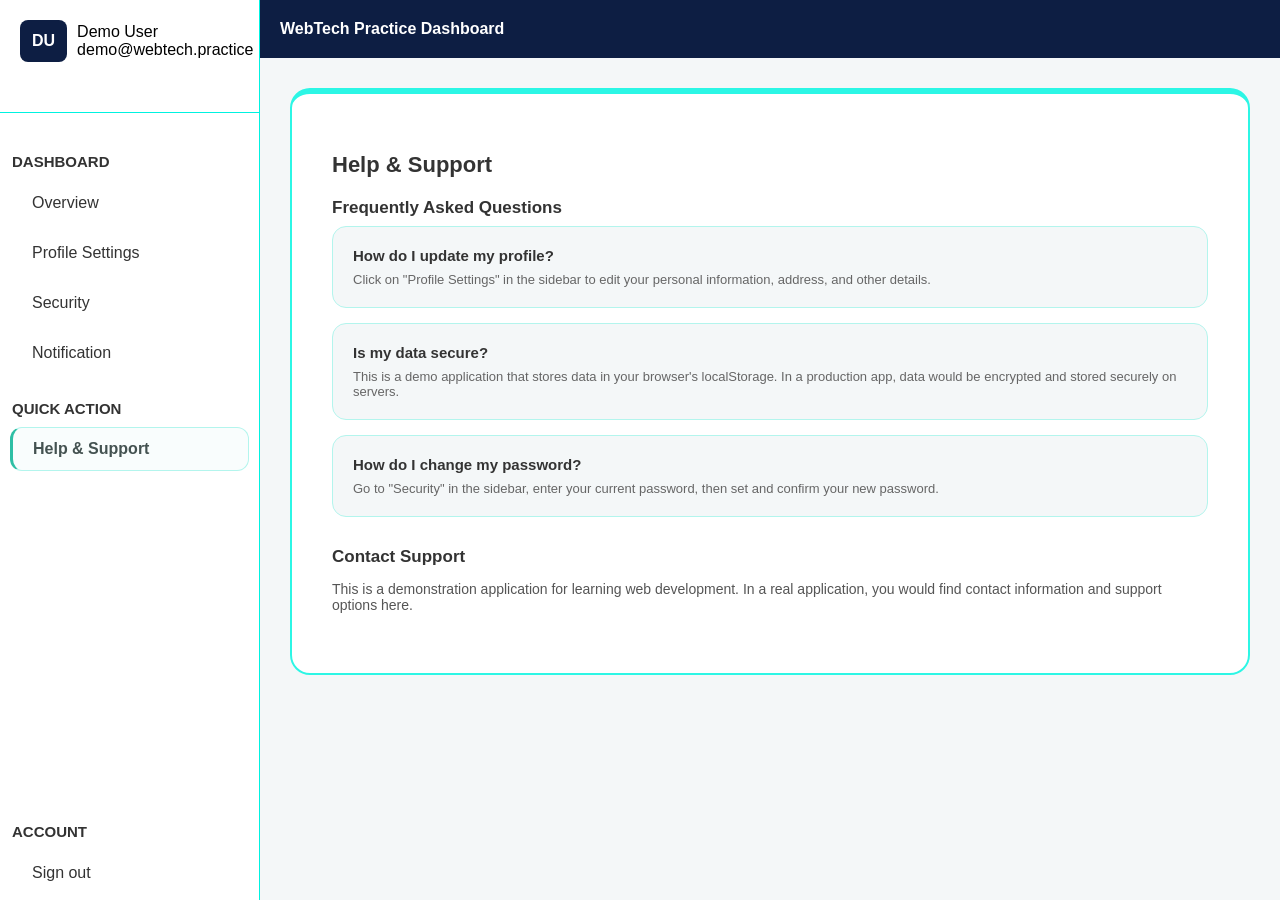
<file: Help&Support/index.html>
<!DOCTYPE html>
<html lang="en">

<head>
    <meta charset="UTF-8">
    <title>Help & Support</title>
    <link rel="stylesheet" href="style.css">
</head>

<body>
    <div class="dashboard-container">
        <aside class="sidebar">
            <div class="user-box">
                <div class="avatar">DU</div>
                <div class="user-info">
                    <div class="name">Demo User</div>
                    <div class="email">demo@webtech.practice</div>
                </div>
            </div>
            <div class="divider"></div>
            <nav>
                <p class="nav-title">DASHBOARD</p>
                <ul>
                    <li class="nav-item"><a href="../Overview/index.html">Overview</a></li>
                    <li class="nav-item"><a href="../ProfileSetting/index.html">Profile Settings</a></li>
                    <li class="nav-item"><a href="../Security/index.html">Security</a></li>
                    <li class="nav-item"><a href="../Notification/index.html">Notification</a></li>
                </ul>
                <p class="nav-title">QUICK ACTION</p>
                <ul>
                    <li class="nav-item active"><a href="../Help&Support/index.html">Help & Support</a></li>
                </ul>
            </nav>
            <div class="sidebar-down">
                <p class="nav-title">ACCOUNT</p>
                <ul>
                    <li class="nav-item"><a href="../SignUpPage/index.html">Sign out</a></li>
                </ul>
            </div>
        </aside>

        <main class="main-content">
            <header class="web">
                <a href="../LandingPage/index.html" style="text-decoration:none; color:white; font-size:medium;">
                    WebTech Practice Dashboard
                </a>
            </header>

            <div class="form-card">
                <h2>Help & Support</h2>

                <div class="section-header">
                    <h3>Frequently Asked Questions</h3>
                </div>

                <div class="faq-list">
                    <div class="faq-box">
                        <h4>How do I update my profile?</h4>
                        <p>Click on "Profile Settings" in the sidebar to edit your personal information, address, and
                            other details.</p>
                    </div>
                    <div class="faq-box">
                        <h4>Is my data secure?</h4>
                        <p>This is a demo application that stores data in your browser's localStorage. In a production
                            app, data would be encrypted and stored securely on servers.</p>
                    </div>
                    <div class="faq-box">
                        <h4>How do I change my password?</h4>
                        <p>Go to "Security" in the sidebar, enter your current password, then set and confirm your new
                            password.</p>
                    </div>
                </div>

                <div class="section-header contact-header">
                    <h3>Contact Support</h3>
                </div>
                <p class="contact-text">This is a demonstration application for learning web development. In a real
                    application, you would find contact information and support options here.</p>
            </div>
        </main>
    </div>
</body>
</html>
</file>
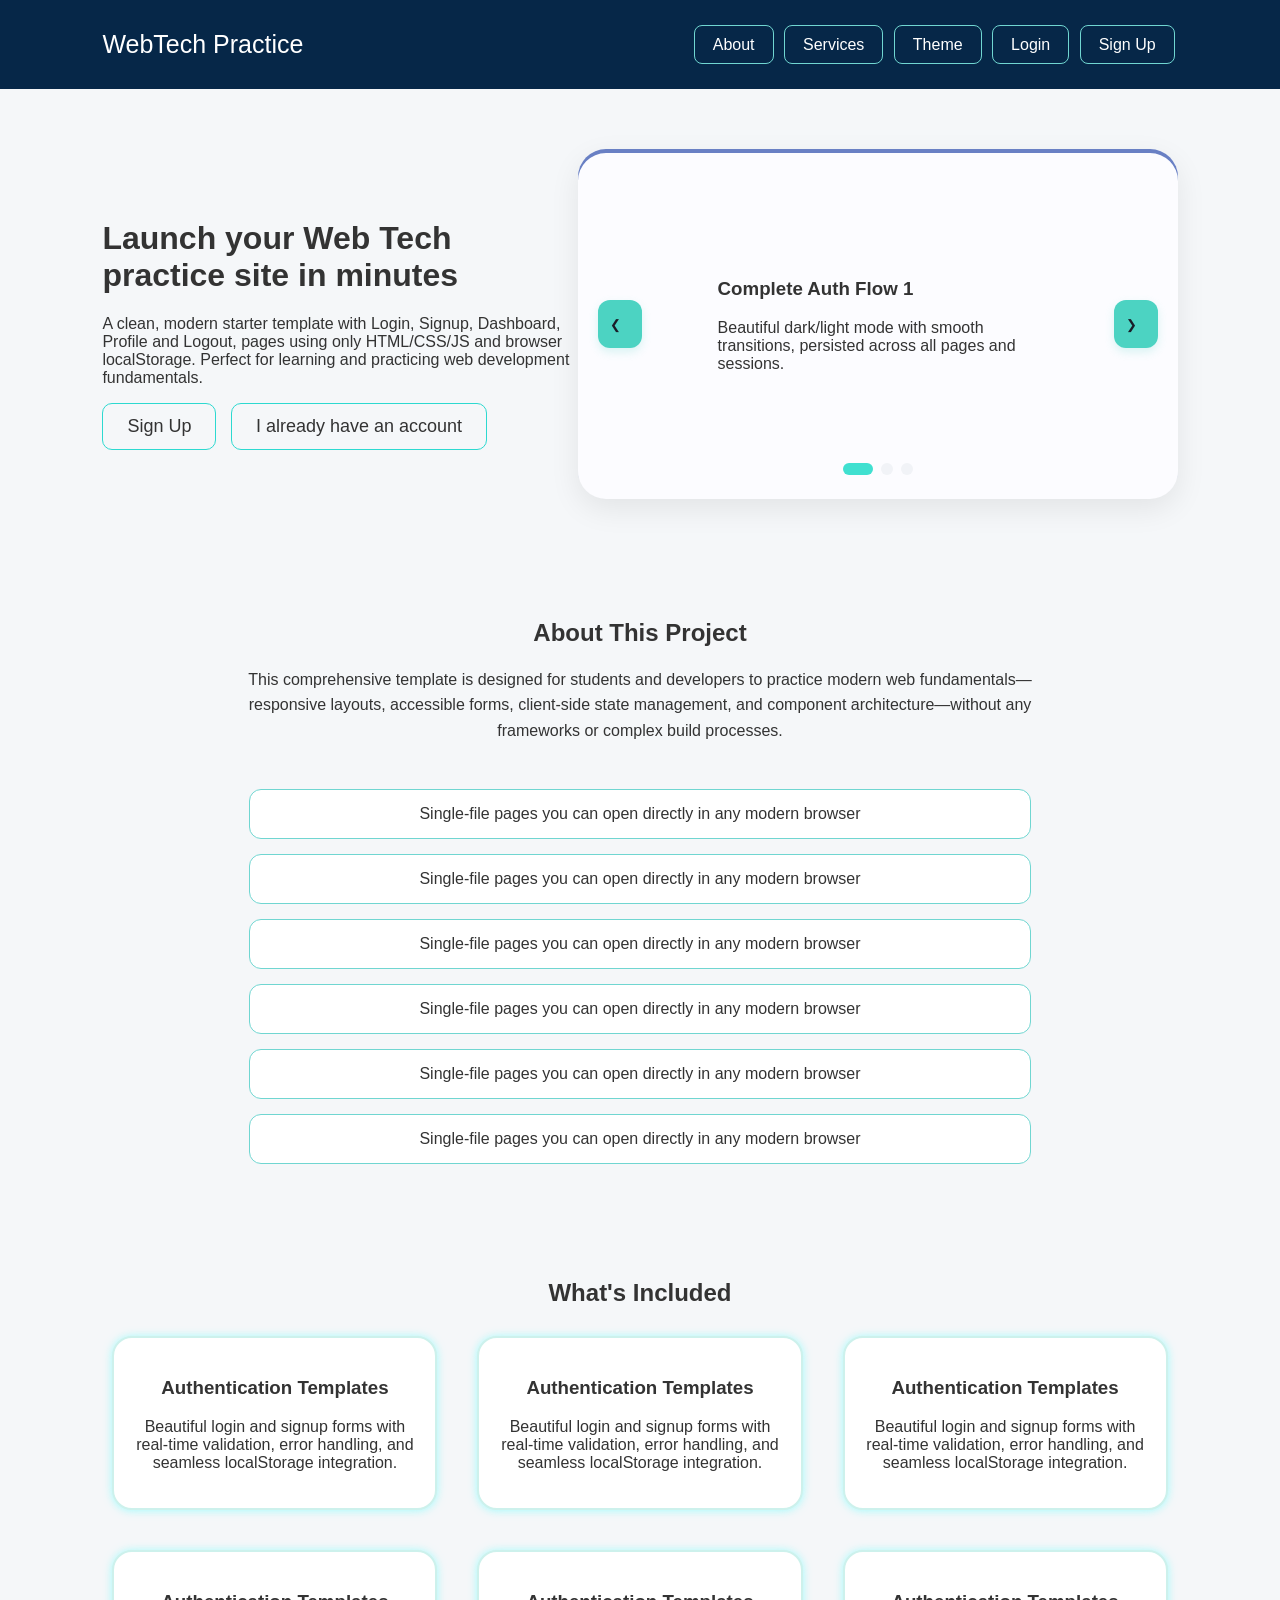
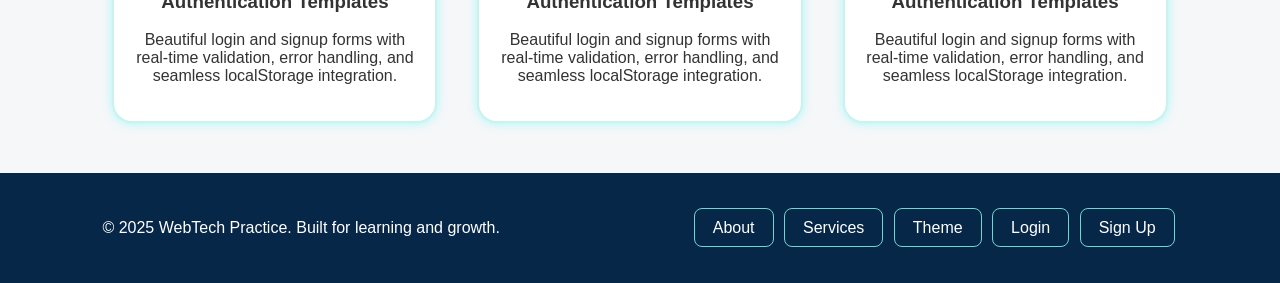
<file: LandingPage/index.html>
<!DOCTYPE html>
<html lang="en">

<head>
    <meta charset="UTF-8">
    <link rel="stylesheet" href="style.css">
</head>

<body>

    <nav class="navbar">
        <div class="logo">WebTech Practice</div>
        <div class="nav-links">
            <a class="btn" href="#about">About</a>
            <a class="btn" href="#">Services</a>
            <a class="btn" href="#">Theme</a>
            <a class="btn" href="../LoginPage/index.html" class="login">Login</a>
            <a class="btn" href="../SignUpPage/index.html" class="signup">Sign Up</a>
        </div>
    </nav>

    <header class="hero">
        <div class="hero-text">
            <h1>Launch your Web Tech practice site in minutes</h1>
            <p>A clean, modern starter template with Login, Signup, Dashboard, Profile and Logout, pages using only
                HTML/CSS/JS and browser localStorage. Perfect for learning and practicing web development fundamentals.
            </p>
            <div class="btns">
                <button class="signup">Sign Up</button>
                <button class="ghost">I already have an account</button>
            </div>
        </div>

        <div class="slider-container" id="slider">
            <div class="slider-content">
                <h3>Complete Auth Flow</h3>
                <p>Beautiful dark/light mode with smooth transitions, persisted across all pages and sessions.</p>
            </div>

            
            <button class="slider-nav prev-btn nav-btn" onclick="prev()">
                <svg width="20" height="20"><text x="0" y="15">❮</text></svg>
            </button>
            <button class="slider-nav next-btn nav-btn" onclick="next()">
                <svg width="20" height="20"><text x="0" y="15">❯</text></svg>
            </button>

            
            <div class="pagination-container">
                <span class="dot active"></span>
                <span class="dot"></span>
                <span class="dot"></span>
            </div>
        </div>
    </header>

    <section class="section" id="about">
        <h2>About This Project</h2>
        <p class="desc">This comprehensive template is designed for students and developers to practice modern web
            fundamentals—responsive layouts, accessible forms, client-side state management, and component
            architecture—without any frameworks or complex build processes.</p>
        <div class="grid">
            <div class="card">Single-file pages you can open directly in any modern browser</div>
            <div class="card">Single-file pages you can open directly in any modern browser</div>
            <div class="card">Single-file pages you can open directly in any modern browser</div>
            <div class="card">Single-file pages you can open directly in any modern browser</div>
            <div class="card">Single-file pages you can open directly in any modern browser</div>
            <div class="card">Single-file pages you can open directly in any modern browser</div>
        </div>
    </section>

    <section class="section">
        <h2>What's Included</h2>
        <div class="grid2">
            <div class="card2">
                <h3>Authentication Templates</h3>
                <p>Beautiful login and signup forms with real-time validation, error handling, and seamless localStorage
                    integration.</p>
            </div>
            <div class="card2">
                <h3>Authentication Templates</h3>
                <p>Beautiful login and signup forms with real-time validation, error handling, and seamless localStorage
                    integration.</p>
            </div>
            <div class="card2">
                <h3>Authentication Templates</h3>
                <p>Beautiful login and signup forms with real-time validation, error handling, and seamless localStorage
                    integration.</p>
            </div>
            <div class="card2">
                <h3>Authentication Templates</h3>
                <p>Beautiful login and signup forms with real-time validation, error handling, and seamless localStorage
                    integration.</p>
            </div>
            <div class="card2">
                <h3>Authentication Templates</h3>
                <p>Beautiful login and signup forms with real-time validation, error handling, and seamless localStorage
                    integration.</p>
            </div>
            <div class="card2">
                <h3>Authentication Templates</h3>
                <p>Beautiful login and signup forms with real-time validation, error handling, and seamless localStorage
                    integration.</p>
            </div>
        </div>
    </section>

    <footer class="footer">
        <p>&copy; 2025 WebTech Practice. Built for learning and growth.</p>
        <div class="nav-links">
            <a class="btn" href="#about">About</a>
            <a class="btn" href="#">Services</a>
            <a class="btn" href="#">Theme</a>
            <a class="btn" href="../LoginPage/index.html"  class="login">Login</a>
            <a class="btn" href="../SignUpPage/index.html" class="signup">Sign Up</a>
        </div>
    </footer>

    <script src="script.js"></script>
</body>

</html>
</file>
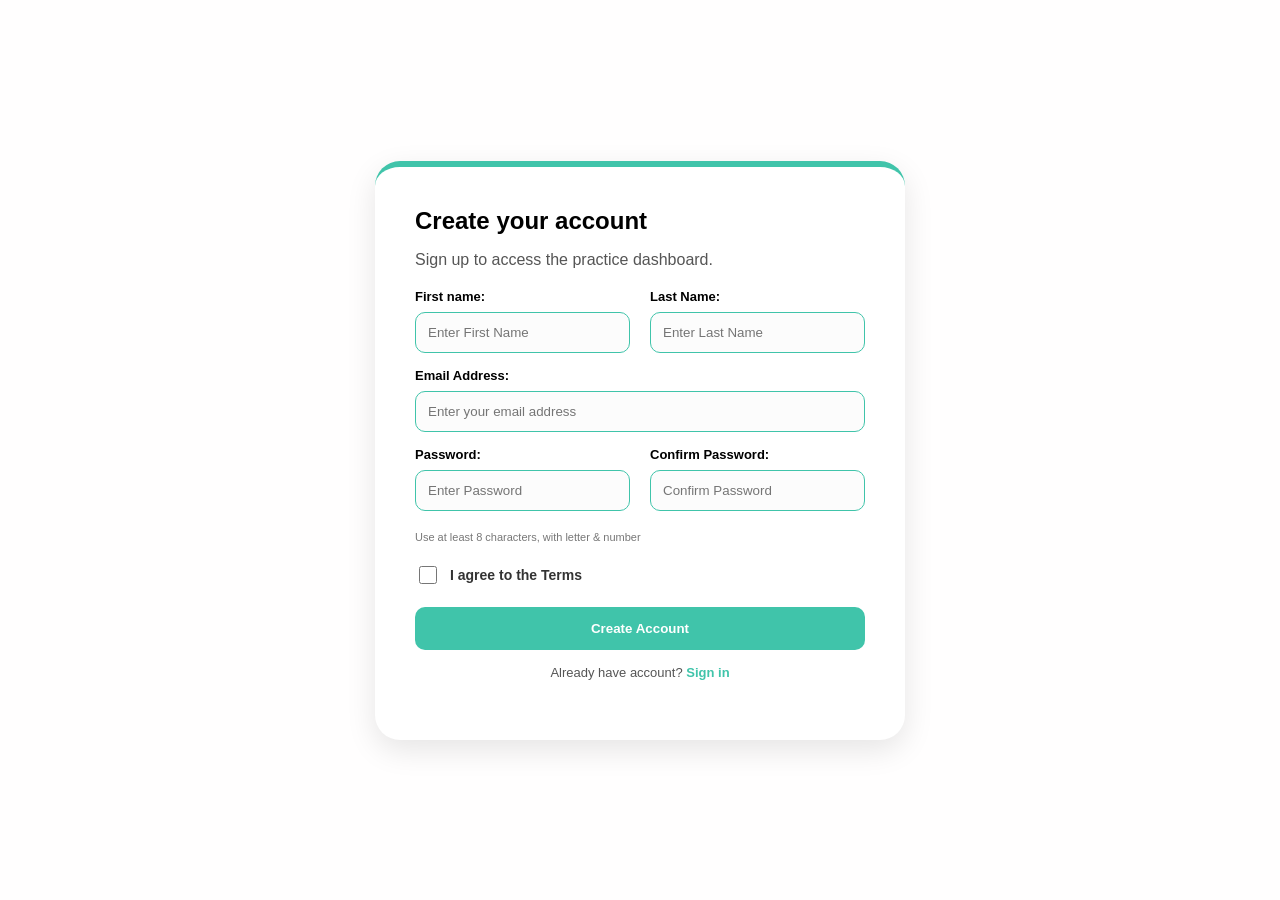
<file: LoginPage/index.html>
<!DOCTYPE html>
<html lang="en">

<head>
    <link rel="stylesheet" href="style.css">
</head>

<body>
    <div class="container">
        <form id="registrationForm">
            <h1>Create your account</h1>
            <p>Sign up to access the practice dashboard.</p>

            <div class="row">
                <div class="field">
                    <label>First name:</label>
                    <input type="text" placeholder="Enter First Name" required>
                </div>
                <div class="field">
                    <label>Last Name:</label>
                    <input type="text" placeholder="Enter Last Name" required>
                </div>
            </div>

            <div class="field">
                <label>Email Address:</label>
                <input type="email" id="email" placeholder="Enter your email address" required>
            </div>

            <div class="row">
                <div class="field">
                    <label>Password:</label>
                    <input type="password" id="password" placeholder="Enter Password" required>
                </div>
                <div class="field">
                    <label>Confirm Password:</label>
                    <input type="password" id="confirmPassword" placeholder="Confirm Password" required>
                </div>
            </div>

            <p class="hint">Use at least 8 characters, with letter & number</p>

            <label class="checkbox">
                <input type="checkbox" required> 
                <span>I agree to the Terms</span>
            </label>

            <button type="submit" id="createAccountBtn">Create Account</button>

            <p class="footer">Already have account? <a href="../SignUpPage/index.html">Sign in</a></p>
        </form>
    </div>
    <script src="script.js"></script>
</body>

</html>
</file>
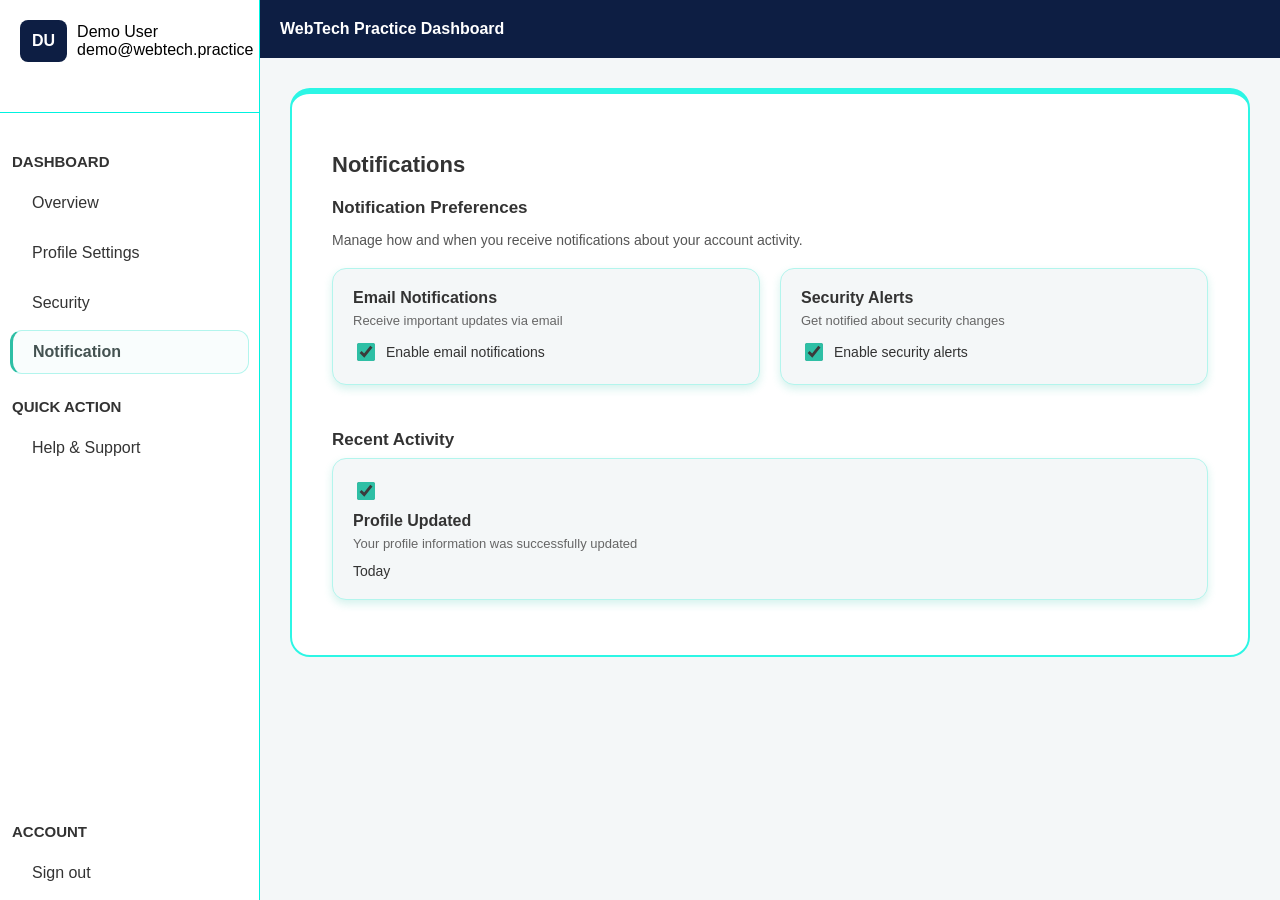
<file: Notification/index.html>
<!DOCTYPE html>
<html lang="en">

<head>
    <meta charset="UTF-8">
    <title>Notification</title>
    <link rel="stylesheet" href="style.css">
</head>

<body>
    <div class="dashboard-container">
        <aside class="sidebar">
            <div class="user-box">
                <div class="avatar">DU</div>
                <div class="user-info">
                    <div class="name">Demo User</div>
                    <div class="email">demo@webtech.practice</div>
                </div>
            </div>
            <div class="divider"></div>
            <nav>
                <p class="nav-title">DASHBOARD</p>
                <ul>
                    <li class="nav-item"><a href="../Overview/index.html">Overview</a></li>
                    <li class="nav-item"><a href="../ProfileSetting/index.html">Profile Settings</a></li>
                    <li class="nav-item"><a href="../Security/index.html">Security</a></li>
                    <li class="nav-item active"><a href="../Notification/index.html">Notification</a></li>
                </ul>
                <p class="nav-title">QUICK ACTION</p>
                <ul>
                    <li class="nav-item"><a href="../Help&Support/index.html">Help & Support</a></li>
                </ul>
            </nav>
            <div class="sidebar-down">
                <p class="nav-title">ACCOUNT</p>
                <ul>
                    <li class="nav-item"><a href="../SignUpPage/index.html">Sign out</a></li>
                </ul>
            </div>
        </aside>

        <main class="main-content">
            <header class="web">
                <a href="../LandingPage/index.html" style="text-decoration:none; color:white; font-size:medium;">
                    WebTech Practice Dashboard
                </a>
            </header>

            <div class="form-card">
                <h2>Notifications</h2>

                <div class="section-header">
                    <h3>Notification Preferences</h3>
                </div>
                <p class="section-subtitle">Manage how and when you receive notifications about your account activity.
                </p>

                <div class="pref-grid">
                    <div class="pref-box">
                        <h4>Email Notifications</h4>
                        <p>Receive important updates via email</p>
                        <label><input type="checkbox" checked> Enable email notifications</label>
                    </div>
                    <div class="pref-box">
                        <h4>Security Alerts</h4>
                        <p>Get notified about security changes</p>
                        <label><input type="checkbox" checked> Enable security alerts</label>
                    </div>
                </div>
                <div class="section-header">
                    <h3>Recent Activity</h3>
                </div>
                <div class="activity-box">
                    <input type="checkbox" checked class="activity-check">
                    <h4>Profile Updated</h4>
                    <p>Your profile information was successfully updated</p>
                    <span class="activity-time">Today</span>
                </div>
            </div>
        </main>
    </div>
</body>

</html>
</file>
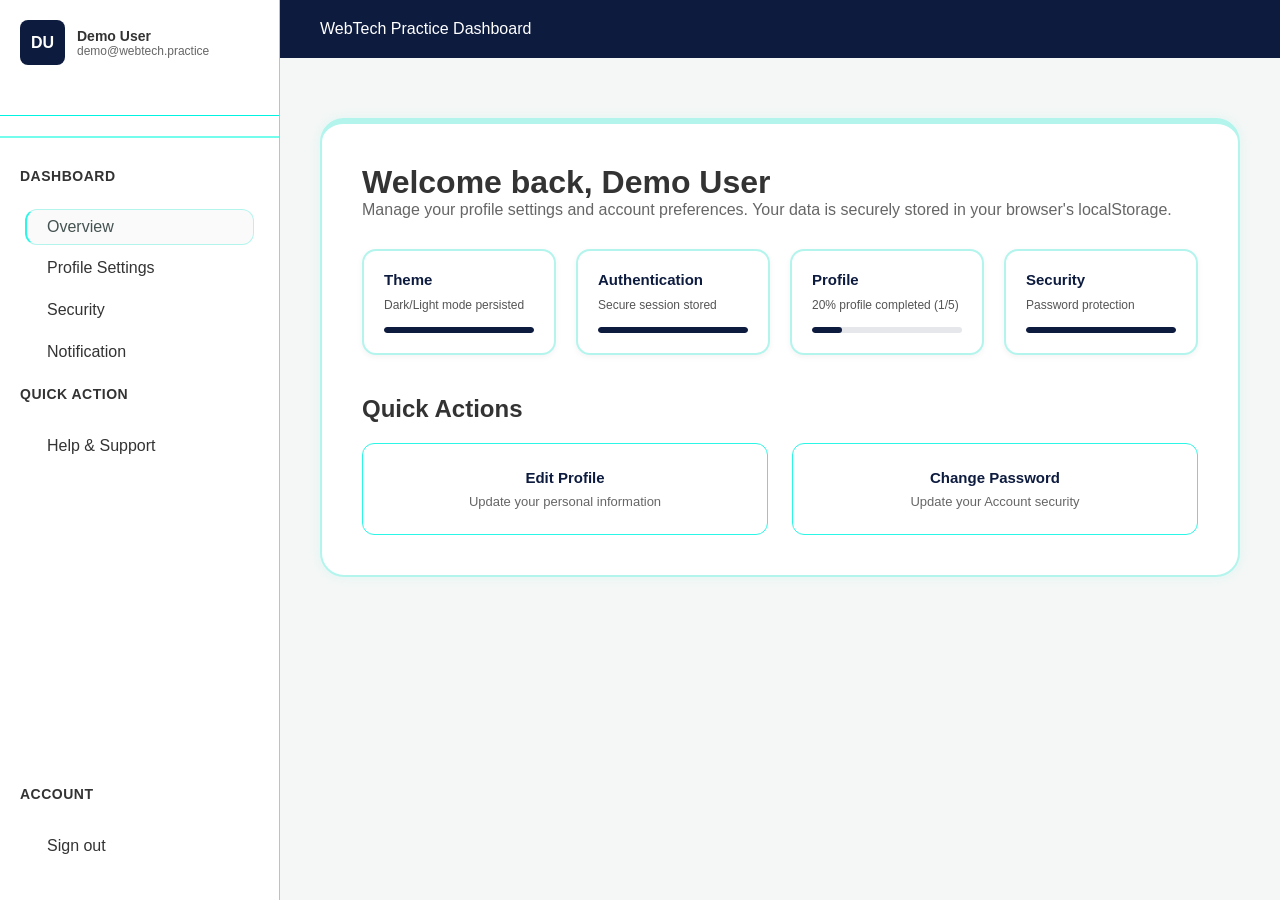
<file: Overview/index.html>
<!DOCTYPE html>
<html lang="en">

<head>
    <meta charset="UTF-8">
    <link rel="stylesheet" href="style.css">
    <title>Overview</title>
</head>

<body>
    <aside class="sidebar">
        <div class="user-info">
            <div class="avatar">DU</div>
            <div>
                <h3>Demo User</h3>
                <p>demo@webtech.practice</p>
            </div>
        </div>
        <div class="divider"></div>
        <div class="sidebar-divider"></div>
        <div class="sidebar-content">
            <nav>
                <p class="nav-title">DASHBOARD</p>
                <ul id="nav-list">
                    <li class="nav-item active" data-target="overview"><a href="#">Overview</a></li>
                    <li class="nav-item"><a href="../ProfileSetting/index.html">Profile Settings</a></li>
                    <li class="nav-item"><a href="../Security/index.html">Security</a></li>
                    <li class="nav-item" data-target="notification"><a
                            href="../Notification/index.html">Notification</a></li>
                </ul>

                <p class="nav-title">QUICK ACTION</p>
                <ul id="nav-list">
                    <li class="nav-item"><a href="../Help&Support/index.html">Help & Support</a></li>
                </ul>
            </nav>
        </div>
        <div class="sidebar-bottom">
            <p class="nav-title">ACCOUNT</p>
            <ul id="nav-list">
                <li class="nav-item" data-target="signout"><a href="#">Sign out</a></li>
            </ul>
        </div>
    </aside>

    <main>
        <header class="web">
            <a href="../LandingPage/index.html" style="text-decoration: none; color: white; font-size: medium;">WebTech
                Practice Dashboard</a>
        </header>

        <div id="content-area" class="content-padding">
            <div id="overview" class="page-section">
                <div class="main-wrapper">
                    <h1>Welcome back, Demo User</h1>
                    <p style="color: #666; margin-bottom: 30px;">
                        Manage your profile settings and account preferences.
                        Your data is securely stored in your browser's localStorage.
                    </p>

                    <div class="card-grid">
                        <div class="card">
                            <h3>Theme</h3>
                            <p style="font-size: 12px; color: #555;">Dark/Light mode persisted</p>
                            <div class="progress-bar">
                                <div class="progress-fill" style="width: 100%;"></div>
                            </div>
                        </div>
                        <div class="card">
                            <h3>Authentication</h3>
                            <p style="font-size: 12px; color: #555;">Secure session stored</p>
                            <div class="progress-bar">
                                <div class="progress-fill" style="width: 100%;"></div>
                            </div>
                        </div>
                        <div class="card">
                            <h3>Profile</h3>
                            <p style="font-size: 12px; color: #555;">20% profile completed (1/5)</p>
                            <div class="progress-bar">
                                <div class="progress-fill" style="width: 20%;"></div>
                            </div>
                        </div>
                        <div class="card">
                            <h3>Security</h3>
                            <p style="font-size: 12px; color: #555;">Password protection</p>
                            <div class="progress-bar">
                                <div class="progress-fill" style="width: 100%;"></div>
                            </div>
                        </div>
                    </div>

                    <h2 style="margin-bottom: 10px;">Quick Actions</h2>
                    <div class="action-grid">
                        <a href="../ProfileSetting/index.html" class="action-card"
                            style="text-decoration: none; color: inherit; display: block;">
                            <h3>Edit Profile</h3>
                            <p>Update your personal information</p>
                        </a>
                        <a href="../Security/index.html" class="action-card"
                            style="text-decoration: none; color: inherit; display: block;">
                            <h3>Change Password</h3>
                            <p>Update your Account security</p>
                        </a>
                    </div>
                </div>
            </div>
        </div>
    </main>
    <script src="script.js"></script>
</body>

</html>
</file>
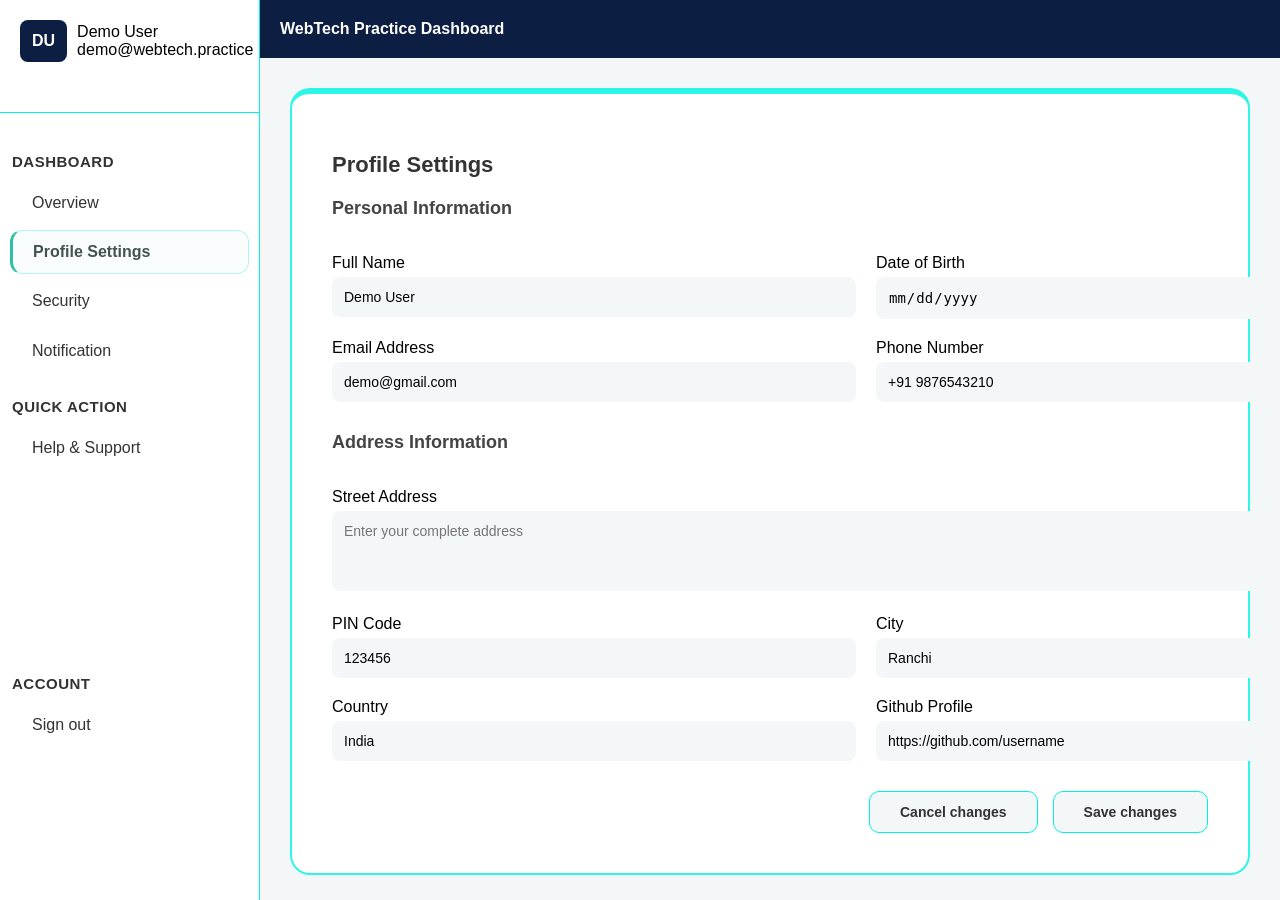
<file: ProfileSetting/index.html>
<!DOCTYPE html>
<html lang="en">

<head>
    <meta charset="UTF-8">
    <title>Profile Settings</title>
    <link rel="stylesheet" href="style.css">
</head>

<body>
    <div class="dashboard-container">
        <aside class="sidebar">
            <div class="user-box">
                <div class="avatar">DU</div>
                <div class="user-info">
                    <div class="name">Demo User</div>
                    <div class="email">demo@webtech.practice</div>
                </div>
            </div>
            <div class="divider"></div>
            <nav>
                <p class="nav-title">DASHBOARD</p>
                <ul>
                    <li class="nav-item"><a href="../Overview/index.html">Overview</a></li>
                    <li class="nav-item active"><a href="../ProfileSetting/index.html">Profile Settings</a></li>
                    <li class="nav-item"><a href="../Security/index.html">Security</a></li>
                    <li class="nav-item"><a href="../Notification/index.html">Notification</a></li>
                </ul>
                <p class="nav-title">QUICK ACTION</p>
                <ul>
                    <li class="nav-item"><a href="../Help&Support/index.html">Help & Support</a></li>
                </ul>
            </nav>
            <div class="sidebar-down">
                <p class="nav-title">ACCOUNT</p>
                <ul>
                    <li class="nav-item"><a href="../SignUpPage/index.html">Sign out</a></li>
                </ul>
            </div>
        </aside>

        <main class="main-content">
            <header class="web">
                <a href="../LandingPage/index.html" style="text-decoration:none; color:white; font-size:medium;">
                    WebTech Practice Dashboard
                </a>
            </header>

            <div class="form-card">
                <h2>Profile Settings</h2>
                <form onsubmit="saveData(); return false;">
                    <h3>Personal Information</h3>
                    <div class="form-grid">
                        <div><label>Full Name</label><input type="text" value="Demo User"></div>
                        <div><label>Date of Birth</label><input type="date"></div>
                        <div><label>Email Address</label><input type="email" value="demo@gmail.com"></div>
                        <div><label>Phone Number</label><input type="text" value="+91 9876543210"></div>
                    </div>
                    <h3>Address Information</h3>
                    <div class="form-grid">
                        <div class="span-2">
                            <label>Street Address</label>
                            <textarea class="textbox" placeholder="Enter your complete address"></textarea>
                        </div>
                        <div><label>PIN Code</label><input type="text" value="123456"></div>
                        <div><label>City</label><input type="text" value="Ranchi"></div>
                        <div><label>Country</label><input type="text" value="India"></div>
                        <div><label>Github Profile</label><input type="text" value="https://github.com/username"></div>
                    </div>
                    <div class="form-actions">
                        <button type="button" class="cancel">Cancel changes</button>
                        <button type="submit" class="save">Save changes</button>
                    </div>
                </form>
            </div>
        </main>
    </div>
    <script src="script.js"></script>
</body>

</html>
</file>
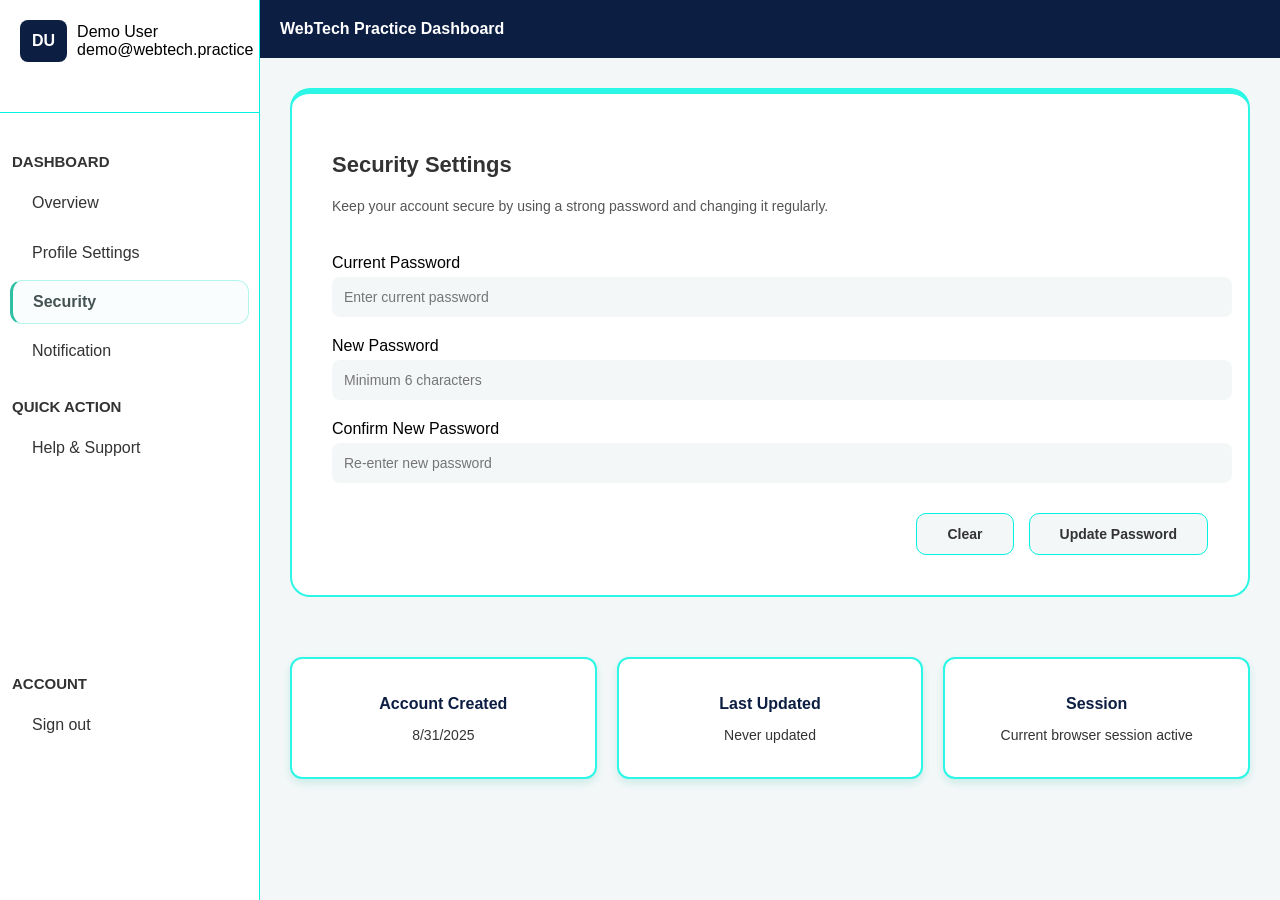
<file: Security/index.html>
<!DOCTYPE html>
<html lang="en">

<head>
    <meta charset="UTF-8">
    <title>Security</title>
    <link rel="stylesheet" href="style.css">
</head>

<body>
    <div class="dashboard-container">
        <aside class="sidebar">
            <div class="user-box">
                <div class="avatar">DU</div>
                <div class="user-info">
                    <div class="name">Demo User</div>
                    <div class="email">demo@webtech.practice</div>
                </div>
            </div>
            <div class="divider"></div>
            <nav>
                <p class="nav-title">DASHBOARD</p>
                <ul>
                    <li class="nav-item"><a href="../Overview/index.html">Overview</a></li>
                    <li class="nav-item"><a href="../ProfileSetting/index.html">Profile Settings</a></li>
                    <li class="nav-item active"><a href="../Security/index.html">Security</a></li>
                    <li class="nav-item"><a href="../Notification/index.html">Notification</a></li>
                </ul>
                <p class="nav-title">QUICK ACTION</p>
                <ul>
                    <li class="nav-item"><a href="../Help&Support/index.html">Help & Support</a></li>
                </ul>
            </nav>
            <div class="sidebar-down">
                <p class="nav-title">ACCOUNT</p>
                <ul>
                    <li class="nav-item"><a href="../SignUpPage/index.html">Sign out</a></li>
                </ul>
            </div>
        </aside>

        <main class="main-content">
            <header class="web">
                <a href="../LandingPage/index.html" style="text-decoration:none; color:white; font-size:medium;">
                    WebTech Practice Dashboard
                </a>
            </header>

            <div class="form-card">
                <h2>Security Settings</h2>
                <p>Keep your account secure by using a strong password and changing it regularly.</p>
                <form>
                    <div class="form-grid">
                        <div class="span-2">
                            <label>Current Password</label>
                            <input type="password" placeholder="Enter current password">
                        </div>
                        <div class="span-2">
                            <label>New Password</label>
                            <input type="password" placeholder="Minimum 6 characters">
                        </div>
                        <div class="span-2">
                            <label>Confirm New Password</label>
                            <input type="password" placeholder="Re-enter new password">
                        </div>
                    </div>
                    <div class="form-actions">
                        <button type="reset" class="cancel">Clear</button>
                        <button type="submit" class="save">Update Password</button>
                    </div>
                </form>
            </div>

            <div class="security-info">
                <div class="info-box">
                    <h3>Account Created</h3>
                    <p>8/31/2025</p>
                </div>
                <div class="info-box">
                    <h3>Last Updated</h3>
                    <p>Never updated</p>
                </div>
                <div class="info-box">
                    <h3>Session</h3>
                    <p>Current browser session active</p>
                </div>
            </div>
        </main>
    </div>
</body>

</html>
</file>
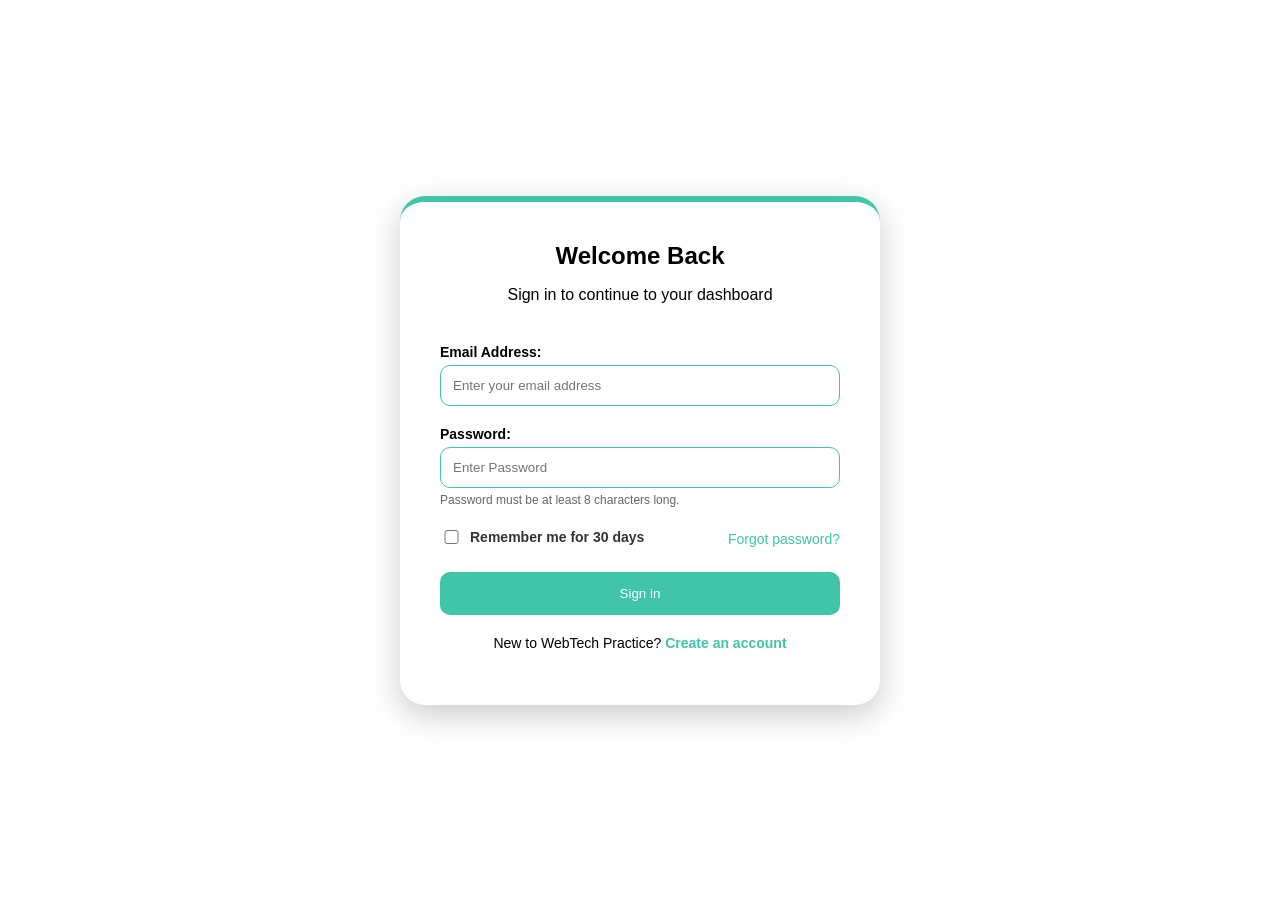
<file: SignUpPage/index.html>
<!DOCTYPE html>
<html lang="en">

<head>
    <link rel="stylesheet" href="style.css">
</head>

<body>
    <div class="container">
        <form id="loginForm">
            <div class="welcome">
                <h1>Welcome Back</h1>
                <p>Sign in to continue to your dashboard</p>
            </div>

            <div class="field">
                <label>Email Address:</label>
                <input type="email" id="email" placeholder="Enter your email address" required>
            </div>

            <div class="field">
                <label>Password:</label>
                <input type="password" id="password" placeholder="Enter Password" required>
            </div>

            <p class="hint">Password must be at least 8 characters long.</p>

            <div class="options">
                <label class="checkbox-label">
                    <input type="checkbox"> Remember me for 30 days
                </label>
                <a href="#">Forgot password?</a>
            </div>

            <button type="submit">Sign in</button>

            <p class="footer">New to WebTech Practice? <a href="../LoginPage/index.html">Create an account</a></p>
        </form>
    </div>
    <script src="script.js"></script>
</body>

</html>
</file>
<file: Help&Support/style.css>
:root {
    --primary: #2ebfa5;
    --bg: #f4f7f8;
    --text: #333;
}

body {
    font-family: 'Segoe UI', Tahoma, Geneva, Verdana, sans-serif;
    margin: 0;
    background: var(--bg);
    height: 100vh;
}

.dashboard-container {
    display: flex;
    height: 100vh;
    width: 100%;
    overflow: hidden;
}

.sidebar {
    width: 260px;
    height: 100%;
    background: #fff;
    border-right: 1.5px solid #00f2e0;
    display: flex;
    flex-direction: column;
    flex-shrink: 0;
    box-sizing: border-box;
}

.user-box {
    display: flex;
    align-items: center;
    gap: 10px;
    padding: 20px;
    margin-bottom: 20px;
}

.avatar {
    background: #0d1e43;
    color: #fff;
    padding: 12px;
    border-radius: 8px;
    font-weight: bold;
}

.divider {
    position: relative;
    left: -20px;
    width: calc(100% + 20px);
    height: 1px;
    background-color: #00f2e0;
    margin: 10px 0 20px 0;
}

.nav-title {
    padding-top: 20px;
    font-size: 15px;
    font-weight: 700;
    color: #333;
    margin: 0 0 10px 12px;
}

.sidebar ul {
    list-style: none;
    padding: 0;
    margin: 0;
}

.nav-item {
    padding: 12px 20px;
    margin: 4px 10px;
    cursor: pointer;
    border-radius: 12px;
    border: 2px solid transparent;
    color: #333;
    transition: all 0.2s ease;
}

.nav-item a {
    text-decoration: none;
    color: inherit;
    display: block;
    width: 100%;
}

.nav-item:hover {
    background-color: #f3f4f6;
}

.nav-item.active {
    background-color: #f9fdfd;
    border: 1.5px solid #b3f5ed;
    border-left: 3px solid var(--primary);
    color: #445251;
    font-weight: 600;
}

.sidebar-down {
    padding-top: 180px;
}

.main-content {
    flex: 1;
    overflow-y: auto;
    display: flex;
    flex-direction: column;
}

header.web {
    background: #0d1e43;
    color: #fff;
    padding: 20px;
    font-weight: bold;
}

.form-card {
    background: #fff;
    margin: 30px;
    padding: 40px;
    border-radius: 20px;
    border: 2px solid #2cf6e5;
    border-top: 6px solid #2cf6e5;
}

.form-card h2 {
    margin-bottom: 20px;
    font-size: 22px;
    color: #333;
}

.form-card p {
    margin-bottom: 20px;
    font-size: 14px;
    color: #555;
}

.pref-box, .activity-box {
    background: #fff;
    border: 2px solid #2cf6e5;
    border-radius: 12px;
    padding: 20px;
    margin-bottom: 15px;
    box-shadow: 0 4px 8px rgba(46, 191, 165, 0.2);
}

.pref-box label, .activity-box span {
    display: block;
    margin-top: 10px;
    font-size: 14px;
    color: #333;
    font-weight: 500;
}

.activity-time {
    font-size: 12px;
    color: #777;
    font-family: 'Segoe UI', Tahoma, Geneva, Verdana, sans-serif;
}
.section-header {
    display: flex;
    align-items: center;
    gap: 10px;
    margin-bottom: 8px;
}

.section-header h3 {
    margin: 0;
    font-size: 17px;
    color: #333;
}

.section-subtitle {
    font-size: 14px;
    color: #555;
    margin-bottom: 20px;
}

.pref-grid {
    display: grid;
    grid-template-columns: 1fr 1fr;
    gap: 20px;
    margin-bottom: 30px;
}

.faq-list {
    display: flex;
    flex-direction: column;
    gap: 15px;
    margin-bottom: 30px;
}

.faq-box {
    background: #f4f7f8;
    border: 1.5px solid #b3f5ed;
    border-radius: 14px;
    padding: 20px;
}

.faq-box h4 {
    margin: 0 0 8px 0;
    font-size: 15px;
    color: #333;
}

.faq-box p {
    margin: 0;
    font-size: 13px;
    color: #666;
}

.contact-header {
    margin-top: 10px;
}

.contact-text {
    font-size: 14px;
    color: #555;
}
.sidebar-down {
    margin-top: auto;  
    padding-top: 0;
}
</file>
<file: LandingPage/style.css>
:root {
    --navy: #062748;
    --mint: #40e0d0;
    --light: #f5f7f9;
}

body {
    margin: 0;
    font-family: sans-serif;
    background: var(--light);
    color: #333;
}

.navbar,
.footer {
    background: var(--navy);
    color: white;
    padding: 30px 8%;
    display: flex;
    justify-content: space-between;
    align-items: center;
    display: flex;
    gap: 15px;
    background-color: #062748;
}

.logo {
    font-family: sans-serif;
    font-size: 25px;
    font-weight: 500;
}

.btn {
    padding: 10px 18px;
    border-radius: 8px;
    font-weight: 500;
    cursor: pointer;
    border: 1px solid #70d6d1;
    background: transparent;
    color: white;
    transition: all 0.3s ease;
    margin: 3px;
    text-decoration: none;
}

.btn-filled {
    background-color: #70d6d1;
    color: #0a2540;
    border: none;
}

.btn:hover:not(.btn-filled) {
    background-color: rgba(5, 255, 242, 0.942);
}

.btn-filled:hover {
    background-color: #2eefe6;
}

.hero {
    display: flex;
    padding: 60px 8%;
    align-items: center;
    justify-content: space-between;
}

.hero-text {
    width: 50%;
}

.signup {
    background: transparent;
    color: #333;
    border: 1px solid;
    border-color: #2dd9d0;
    padding: 12px 24px;
    border-radius: 10px;
    border-width: small;
    cursor: pointer;
    font-size: 18px;
}

.signup:hover {
    background-color: #2dd9d0;
    color: white;
}

.ghost {
    background: transparent;
    color: #333;
    border: 1px solid;
    border-color: #2dd9d0;
    padding: 12px 24px;
    border-radius: 10px;
    border-width: small;
    margin-left: 10px;
    cursor: pointer;
    font-size: 18px;
}

.ghost:hover {
    background-color: #2dd9d0;
    color: white;
}

.section {
    padding: 40px 8%;
    text-align: center;
}

.desc {
    max-width: 800px;
    margin: 0 auto 30px;
    line-height: 1.6;
}

.grid {
    display: inline-block;
    grid-template-columns: repeat(3, 1fr);
    gap: 20px;

}

.grid2 {
    display: grid;
    grid-template-columns: repeat(3, 1fr);
    gap: 20px;
}

.card {
    background: white;
    padding: 15px;
    border-radius: 12px;
    border: 1px solid #70d6d1;
    text-align: center;
    margin: 15px;
    width: 750px
}

.card2 {
    background: white;
    padding: 20px;
    border-radius: 12px;
    border: 2px solid #cdf1ec;
    margin: 10px;
    border-radius: 20px;
    box-shadow: 0 0.5px 8px rgba(125, 253, 253, 0.69);
}

.slider-container {
    position: relative;
    width: 100%;
    max-width: 600px;
    height: 350px;
    background-color: #fcfcff;
    border-radius: 28px;
    box-shadow:
        0 10px 30px rgba(0, 0, 0, 0.08),
        inset 0 4px 0px rgba(43, 76, 171, 0.7);
    display: flex;
    flex-direction: column;
    justify-content: center;
    align-items: center;
    padding: 0 80px;
    box-sizing: border-box;
    font-family: -apple-system, BlinkMacSystemFont, "Segoe UI", Roboto, Helvetica, Arial, sans-serif;
}

.slider-content {
    text-align: left;
    max-width: 320px;
}

.slider-nav {
    position: absolute;
    top: 50%;
    transform: translateY(-50%);
    width: 44px;
    height: 48px;
    background-color: #4cd3c2;
    border: none;
    border-radius: 12px;
    display: flex;
    justify-content: center;
    align-items: center;
    cursor: pointer;
    box-shadow: 0 4px 10px rgba(76, 211, 194, 0.2);
}

.nav-btn svg {
    fill: #1a1e29;
}

.prev-btn {
    left: 20px;
}

.next-btn {
    right: 20px;
}


.pagination-container {
    position: absolute;
    bottom: 24px;
    display: flex;
    gap: 8px;
    align-items: center;
}

.dot {
    height: 12px;
    border-radius: 6px;
    background-color: #f1f3f7;
    transition: all 0.3s ease;
}


.dot.active {
    width: 30px;
    background-color: #4cd3c2;
}

.dot:not(.active) {
    width: 12px;
}

.dot.active {
    background: var(--mint);
}
</file>
<file: LoginPage/style.css>
body {
    background-color: #fffefe;
    display: flex;
    justify-content: center;
    align-items: center;
    min-height: 100vh;
    margin: 0;
    font-family: 'Segoe UI', sans-serif;
}


.container {
    background: #ffffff;
    padding: 40px;
    border-radius: 25px;
    width: 450px;
    box-shadow: 0px 10px 30px rgba(0, 0, 0, 0.1);
    border-top: 6px solid #40C4AA; 
    overflow: hidden;
}

h1 {
    margin: 0;
    font-size: 24px;
}

p {
    color: #555;
    margin-bottom: 20px;
}

.row {
    display: flex;
    gap: 20px;
}

.field {
    flex: 1;
    margin-bottom: 15px;
}

label {
    display: block;
    font-weight: 600;
    margin-bottom: 8px;
    font-size: 13px;
}


input {
    width: 100%;
    padding: 12px;
    border: 1.5px solid #40C4AA;
    border-radius: 10px;
    background-color: #fcfcfc;
    box-sizing: border-box;
    outline: none;
}

input:focus {
    border-color: #35a892;
}


.hint {
    font-size: 11px;
    color: #777;
    margin-top: 5px;
    margin-bottom: 20px;
}

.checkbox {
    font-size: 14px;
    display: flex;
    margin-bottom: 20px;
    color: #333;
    align-items: center;
    gap: 10px;
    cursor: pointer;
}

.checkbox input[type="checkbox"] {
    width: 18px;
    height: 18px;
    cursor: pointer;
    accent-color: #40C4AA;
}


button {
    width: 100%;
    padding: 14px;
    background: #40C4AA;
    border: none;
    color: white;
    border-radius: 10px;
    font-weight: 600;
    cursor: pointer;
    transition: all 0.3s ease;
}


button:hover {
    background: #35a892;
    box-shadow: 0 4px 10px rgba(64, 196, 170, 0.3);
}

.footer {
    text-align: center;
    font-size: 13px;
    margin-top: 15px;
}

.footer a {
    color: #40C4AA;
    text-decoration: none;
    font-weight: 600;
}
</file>
<file: Notification/style.css>
:root {
    --primary: #2ebfa5;
    --bg: #f4f7f8;
    --text: #333;
}

body {
    font-family: 'Segoe UI', Tahoma, Geneva, Verdana, sans-serif;
    margin: 0;
    background: var(--bg);
    height: 100vh;
}

.dashboard-container {
    display: flex;
    height: 100vh;
    width: 100%;
    overflow: hidden;
}

.sidebar {
    width: 260px;
    height: 100%;
    background: #fff;
    border-right: 1.5px solid #00f2e0;
    display: flex;
    flex-direction: column;
    flex-shrink: 0;
    box-sizing: border-box;
}

.user-box {
    display: flex;
    align-items: center;
    gap: 10px;
    padding: 20px;
    margin-bottom: 20px;
}

.avatar {
    background: #0d1e43;
    color: #fff;
    padding: 12px;
    border-radius: 8px;
    font-weight: bold;
}

.divider {
    position: relative;
    left: -20px;
    width: calc(100% + 20px);
    height: 1px;
    background-color: #00f2e0;
    margin: 10px 0 20px 0;
}

.nav-title {
    padding-top: 20px;
    font-size: 15px;
    font-weight: 700;
    color: #333;
    margin: 0 0 10px 12px;
}

.sidebar ul {
    list-style: none;
    padding: 0;
    margin: 0;
}

.nav-item {
    padding: 12px 20px;
    margin: 4px 10px;
    cursor: pointer;
    border-radius: 12px;
    border: 2px solid transparent;
    color: #333;
    transition: all 0.2s ease;
}

.nav-item a {
    text-decoration: none;
    color: inherit;
    display: block;
    width: 100%;
}

.nav-item:hover {
    background-color: #f3f4f6;
}

.nav-item.active {
    background-color: #f9fdfd;
    border: 1.5px solid #b3f5ed;
    border-left: 3px solid var(--primary);
    color: #445251;
    font-weight: 600;
}

.sidebar-down {
    padding-top: 180px;
}

.main-content {
    flex: 1;
    overflow-y: auto;
    display: flex;
    flex-direction: column;
}

header.web {
    background: #0d1e43;
    color: #fff;
    padding: 20px;
    font-weight: bold;
}

.form-card {
    background: #fff;
    margin: 30px;
    padding: 40px;
    border-radius: 20px;
    border: 2px solid #2cf6e5;
    border-top: 6px solid #2cf6e5;
}

.form-card h2 {
    margin-bottom: 20px;
    font-size: 22px;
    color: #333;
}

.form-card p {
    margin-bottom: 20px;
    font-size: 14px;
    color: #555;
}

.pref-box, .activity-box {
    background: #fff;
    border: 2px solid #2cf6e5;
    border-radius: 12px;
    padding: 20px;
    margin-bottom: 15px;
    box-shadow: 0 4px 8px rgba(46, 191, 165, 0.2);
}

.pref-box label, .activity-box span {
    display: block;
    margin-top: 10px;
    font-size: 14px;
    color: #333;
    font-weight: 500;
}

.activity-time {
    font-size: 12px;
    color: #777;
    font-family: 'Segoe UI', Tahoma, Geneva, Verdana, sans-serif;
}
.section-header {
    display: flex;
    align-items: center;
    gap: 10px;
    margin-bottom: 8px;
}

.section-header h3 {
    margin: 0;
    font-size: 17px;
    color: #333;
}

.section-subtitle {
    font-size: 14px;
    color: #555;
    margin-bottom: 20px;
}

.pref-grid {
    display: grid;
    grid-template-columns: 1fr 1fr;
    gap: 20px;
    margin-bottom: 30px;
}
.pref-box, .activity-box {
    background: #f4f7f8;
    border: 1.5px solid #b3f5ed;
    border-radius: 14px;
    padding: 20px;
}

.pref-box svg {
    width: 22px;
    height: 22px;
    color: var(--primary);
    margin-bottom: 10px;
}

.pref-box h4, .activity-box h4 {
    margin: 0 0 6px 0;
    font-size: 16px;
    color: #333;
}

.pref-box p, .activity-box p {
    margin: 0 0 12px 0;
    font-size: 13px;
    color: #666;
}

.pref-box label {
    display: flex;
    align-items: center;
    gap: 8px;
    font-size: 14px;
    color: #333;
    font-weight: 500;
}

.pref-box input[type="checkbox"],
.activity-check {
    width: 18px;
    height: 18px;
    accent-color: var(--primary);
}

.activity-check {
    display: block;
    margin-bottom: 12px;
}
.sidebar-down {
    margin-top: auto;  
    padding-top: 0;
}
</file>
<file: Overview/style.css>
* {
    box-sizing: border-box;
    margin: 0;
    padding: 0;
}

body {
    font-family: 'Segoe UI', Tahoma, Geneva, Verdana, sans-serif;
    background-color: #f4f7f6;
    display: flex;
    height: 100vh;
    color: #333;
}

.sidebar {
    width: 280px;
    background: #ffffff;
    border-right: 1px solid #6fe4d7;
    display: flex;
    flex-direction: column;
    padding: 20px 0;
}

.sidebar-content {
    flex-grow: 1;
}


.user-info {
    display: flex;
    align-items: center;
    gap: 12px;
    margin-bottom: 40px;
    padding: 0 20px;
}

.avatar {
    background: #0d1b3f;
    color: white;
    width: 45px;
    height: 45px;
    border-radius: 8px;
    display: flex;
    align-items: center;
    justify-content: center;
    font-weight: bold;
}

.user-info h3 {
    font-size: 14px;
    margin: 0;
}

.user-info p {
    font-size: 12px;
    color: #666;
    margin: 0;
}

.sidebar-divider {
    width: 100%;
    height: 1.5px;
    background-color: #72fded;
    margin-bottom: 20px;
}

.nav-title {
    font-size: 14px;
    font-weight: 700;
    color: #333;
    letter-spacing: 0.5px;
    margin: 10px 0 25px 20px;
}

#nav-list {
    list-style-type: none;
    padding: 0;
    margin: 15px;
}

.nav-item {
    padding: 8px 20px;
    margin: 4px 10px;
    cursor: pointer;
    border-radius: 12px;
    border: 2px solid transparent;
    color: #333;
    transition: all 0.2s ease;
}

.nav-item a {
    text-decoration: none;
    color: inherit;
    display: block;
    width: 100%;
}

.nav-item:hover {
    background-color: #f3f4f6;
}

.nav-item.active {
    background-color: rgba(0, 0, 0, 0.02);
    border: 1.5px solid #b3f5ed;
    border-left: 2.5px solid #2cf6e5;
    color: #445251;
    font-weight: 500;
}


main {
    flex: 1;
    display: flex;
    flex-direction: column;
}

.main-wrapper {
    border: 2px solid #b3f5ed ;
    border-top: 6px solid #b3f5ed;
    border-radius: 24px;
    box-shadow: 0 0 10px rgba(179, 245, 237, 0.3);
    padding: 40px;
    background-color: white;
}

header {
    background: #0d1b3f;
    color: white;
    padding: 20px 40px;
    font-size: 14px;
    font-weight: 500;
}


.content-padding {
    padding: 40px;
    margin-top: 20px;/
}

.card-container {
    background: white;
    border: 1px solid #e5e7eb;
    border-radius: 20px;
    padding: 30px;
    box-shadow: 0 4px 6px -1px rgba(0, 0, 0, 0.05);
}

.card-grid {
    display: grid;
    grid-template-columns: repeat(4, 1fr);
    gap: 20px;
    margin: 30px 0 40px 0;
}

.card {
    border: 2.3px solid #b3f5ed;
    padding: 20px;
    border-radius: 14px;
    background: #ffffff;
    box-shadow: 0 2px 6px rgba(0, 0, 0, 0.05);
    transition: transform 0.2s ease, box-shadow 0.2s ease;
}

.card:hover {
    transform: translateY(-3px);
    box-shadow: 0 4px 10px rgba(0, 0, 0, 0.08);
}

.card h3 {
    font-size: 15px;
    font-weight: 600;
    margin-bottom: 10px;
    color: #0d1b3f;
}

.card p {
    font-size: 13px;
    color: #555;
    margin-bottom: 12px;
}


.progress-bar {
    height: 6px;
    background: #e5e7eb;
    width: 100%;
    border-radius: 3px;
    position: relative;
    overflow: hidden;
}

.progress-bar::after {
    content: "";
    display: block;
    height: 100%;
    width: 20%;
    background: #0d1b3f;
    border-radius: 3px;
}


.action-grid {
    display: grid;
    grid-template-columns: repeat(2, 1fr);
    gap: 24px;
    margin-top: 20px;
}

.action-card {
    border: 1.5px solid #2cf6e5;
    padding: 25px;
    border-radius: 12px;
    text-align: center;
    cursor: pointer;
    background: #ffffff;
    transition: background 0.2s ease, transform 0.2s ease;
}

.action-card:hover {
    background: #f0fdfd;
    transform: translateY(-2px);
}

.action-card h3 {
    font-size: 15px;
    font-weight: 600;
    margin-bottom: 8px;
    color: #0d1b3f;
}

.action-card p {
    font-size: 13px;
    color: #666;
}

.progress-bar {
    height: 6px;
    background: #e5e7eb;
    width: 100%;
    border-radius: 3px;
    position: relative;
    overflow: hidden;
    margin-top: 15px;
}

.progress-fill {
    height: 100%;
    background: #0d1b3f;
    border-radius: 3px;
    transition: width 0.5s ease;
}
.sidebar-bottom{
    padding-top: 178px;
}
.divider {
    width: 100%;
    min-height: 1px;
    background-color: #00f2e0;
    margin: 10px 0 20px 0;
    flex-shrink: 0;
}
</file>
<file: ProfileSetting/style.css>
:root {
    --primary: #2ebfa5;
    --bg: #f4f7f8;
    --text: #333;
}

body {
    font-family: 'Segoe UI', Tahoma, Geneva, Verdana, sans-serif;
    margin: 0;
    background: var(--bg);
    height: 100vh;
}

.dashboard-container {
    display: flex;
    height: 100vh;

    width: 100%;
    overflow: hidden;
}


.sidebar {
    width: 260px;
    height: 100%;
    background: #fff;
    padding: 0;
    border-right: 1.5px solid #00f2e0;
    display: flex;
    flex-direction: column;

    flex-shrink: 0;
    box-sizing: border-box;
}

.user-box {
    margin-top: 0;
    padding: 20px;
}

.sidebar ul {
    list-style: none;
    padding: 0;
    margin: 0;

}

.user-box {
    display: flex;
    align-items: center;
    gap: 10px;
    margin-bottom: 20px;
}

.avatar {
    background: #0d1e43;
    color: #fff;
    padding: 12px;
    border-radius: 8px;
    font-weight: bold;
}

.divider {
    width: 100%;
    min-height: 1px;
    background-color: #00f2e0;
    margin: 10px 0 20px 0;
    flex-shrink: 0;
}


.nav-title {
    padding-top: 20px;
    font-size: 15px;
    font-weight: 700;
    color: #333;
    letter-spacing: 0.5px;
    margin: 0 0 10px 12px;
}

.sidebar ul {
    list-style: none;
    padding: 0;
    margin: 0;
}

.nav-item {
    padding: 12px 20px;
    margin: 4px 10px;
    cursor: pointer;
    border-radius: 12px;
    border: 2px solid transparent;
    color: #333;
    transition: all 0.2s ease;
}

.nav-item a {
    text-decoration: none;
    color: inherit;
    display: block;
    width: 100%;
}

.nav-item:hover {
    background-color: #f3f4f6;
}

.nav-item.active {
    background-color: #f9fdfd;
    border: 1.5px solid #b3f5ed;
    border-left: 3px solid var(--primary);
    color: #445251;
    font-weight: 600;
}


.main-content {
    flex: 1;
    overflow-y: auto;
    display: flex;
    flex-direction: column;
}

header.web {
    background: #0d1e43;
    color: #fff;
    padding: 20px;
    font-weight: bold;
}

.form-card {
    background: #fff;
    margin: 30px;
    padding: 40px;
    border-radius: 20px;
    border: 2px solid #2cf6e5;
    border-top: 6px solid #2cf6e5;

}

input:focus,
textarea:focus {
    outline: none;

    border: 1px solid #2ebfa5;
    background-color: #f4f7f8;
}

input,
textarea {
    width: 500px;
    padding: 12px;
    border: none;

    background: #f4f7f8;
    border-radius: 8px;
    margin-top: 5px;
    font-size: 14px;
}

.form-card h2 {
    margin-bottom: 20px;
    font-size: 22px;
    color: #333;
}

.form-card h3 {
    margin-bottom: 15px;
    font-size: 18px;
    color: #444;
}

.form-grid {
    padding-top: 20px;
    display: grid;
    grid-template-columns: 1fr 1fr;
    gap: 20px;
    margin-bottom: 30px;
}

.span-2 {
    grid-column: span 2;
}

.textbox {
    width: 100%;
    padding: 12px;
    border: none;
    background: #f4f7f8;
    border-radius: 8px;
    margin-top: 5px;
    font-size: 14px;
    font-family: inherit;
    min-height: 80px;
    resize: vertical;
    box-sizing: border-box;
}
.textbox:focus {
    outline: none;
    border: 1px solid #2ebfa5;
    background-color: #f4f7f8;
}

.form-actions {
    display: flex;
    gap: 15px;
    justify-content: flex-end;
}

button {
    padding: 12px 30px;
    border-radius: 10px;
    border: none;
    cursor: pointer;
    font-weight: bold;
    font-size: 14px;
    transition: all 0.3s ease;
}

.save {
    background: #f4f7f8;
    color: #333;
    border: 1px solid #00f2e0;
    transition: background 0.2s ease;
}

.save:hover {
    background: #2dc1a8;
    box-shadow: 0 4px 8px rgba(46, 191, 165, 0.3);
}

.cancel {
    background: #f4f7f8;
    border: 1px solid #00f2e0;
    color: #333;
}

.cancel:hover {
    background: #2dc1a8;
    border: 1px solid #00f2e0;
}


.content-section {
    display: none;
}


#overview {
    display: block;
}

.sidebar-down {
    padding-top: 180px;
}
</file>
<file: Security/style.css>
:root {
    --primary: #2ebfa5;
    --bg: #f4f7f8;
    --text: #333;
}

body {
    font-family: 'Segoe UI', Tahoma, Geneva, Verdana, sans-serif;
    margin: 0;
    background: var(--bg);
    height: 100vh;
}

.dashboard-container {
    display: flex;
    height: 100vh;
    width: 100%;
    overflow: hidden;
}

.sidebar {
    width: 260px;
    height: 100%;
    background: #fff;
    border-right: 1.5px solid #00f2e0;
    display: flex;
    flex-direction: column;
    flex-shrink: 0;
    box-sizing: border-box;
}

.user-box {
    display: flex;
    align-items: center;
    gap: 10px;
    padding: 20px;
    margin-bottom: 20px;
}

.avatar {
    background: #0d1e43;
    color: #fff;
    padding: 12px;
    border-radius: 8px;
    font-weight: bold;
}

.divider {
    width: 100%;
    min-height: 1px;
    background-color: #00f2e0;
    margin: 10px 0 20px 0;
    flex-shrink: 0;
}

.nav-title {
    padding-top: 20px;
    font-size: 15px;
    font-weight: 700;
    color: #333;
    margin: 0 0 10px 12px;
}

.sidebar ul {
    list-style: none;
    padding: 0;
    margin: 0;
}

.nav-item {
    padding: 12px 20px;
    margin: 4px 10px;
    cursor: pointer;
    border-radius: 12px;
    border: 2px solid transparent;
    color: #333;
    transition: all 0.2s ease;
}

.nav-item a {
    text-decoration: none;
    color: inherit;
    display: block;
    width: 100%;
}

.nav-item:hover {
    background-color: #f3f4f6;
}

.nav-item.active {
    background-color: #f9fdfd;
    border: 1.5px solid #b3f5ed;
    border-left: 3px solid var(--primary);
    color: #445251;
    font-weight: 600;
}

.sidebar-down {
    padding-top: 180px;
}

.main-content {
    flex: 1;
    overflow-y: auto;
    display: flex;
    flex-direction: column;
}

header.web {
    background: #0d1e43;
    color: #fff;
    padding: 20px;
    font-weight: bold;
}

.form-card {
    background: #fff;
    margin: 30px;
    padding: 40px;
    border-radius: 20px;
    border: 2px solid #2cf6e5;
    border-top: 6px solid #2cf6e5;
}

.form-card h2 {
    margin-bottom: 20px;
    font-size: 22px;
    color: #333;
}

.form-card p {
    margin-bottom: 20px;
    font-size: 14px;
    color: #555;
}

input:focus {
    outline: none;
    border: 1px solid #2ebfa5;
    background-color: #f4f7f8;
}

input {
    width: 100%;
    padding: 12px;
    border: none;
    background: #f4f7f8;
    border-radius: 8px;
    margin-top: 5px;
    font-size: 14px;
}

.form-grid {
    padding-top: 20px;
    display: grid;
    grid-template-columns: 1fr;
    gap: 20px;
    margin-bottom: 30px;
}

.span-2 {
    grid-column: span 1;
}

.form-actions {
    display: flex;
    gap: 15px;
    justify-content: flex-end;
}

button {
    padding: 12px 30px;
    border-radius: 10px;
    border: none;
    cursor: pointer;
    font-weight: bold;
    font-size: 14px;
    transition: all 0.3s ease;
}

.save {
    background: #f4f7f8;
    color: #333;
    border: 1px solid #00f2e0;
}

.save:hover {
    background: #2dc1a8;
    box-shadow: 0 4px 8px rgba(46, 191, 165, 0.3);
}

.cancel {
    background: #f4f7f8;
    border: 1px solid #00f2e0;
    color: #333;
}

.cancel:hover {
    background: #2dc1a8;
    border: 1px solid #00f2e0;
}

.security-info {
    display: flex;
    gap: 20px;
    margin: 30px;
}

.info-box {
    flex: 1;
    background: #fff;
    border: 2px solid #2cf6e5;
    border-radius: 12px;
    padding: 20px;
    text-align: center;
    box-shadow: 0 4px 8px rgba(46, 191, 165, 0.2);
}

.info-box h3 {
    margin-bottom: 10px;
    font-size: 16px;
    color: #0d1e43;
}

.info-box p {
    font-size: 14px;
    color: #333;
    font-weight: 500;
}
</file>
<file: SignUpPage/style.css>
body {
    background-color: #fffefe;
    display: flex;
    justify-content: center;
    align-items: center;
    min-height: 100vh;
    margin: 0;
    font-family: 'Segoe UI', sans-serif;
}

.container {
    background: #ffffff;
    padding: 40px;
    border-radius: 25px;
    width: 400px;
    border-top: 6px solid #40C4AA;
    box-shadow: 0px 10px 30px rgba(0, 0, 0, 0.2);

}

h1 {
    margin: 0 0 10px 0;
    font-size: 24px;
}

.field {
    margin-top: 10px;
    margin-bottom: 20px;
}

label {
    display: block;
    font-weight: 600;
    margin-bottom: 5px;
    font-size: 14px;
}

input {
    width: 100%;
    padding: 12px;
    border: 1.5px solid #40C4AA;
    border-radius: 10px;
    box-sizing: border-box;
}

.hint {
    font-size: 12px;
    color: #666;
    margin-top: -15px;
    margin-bottom: 20px;
}

.options {
    font-size: 14px;
    display: flex;
    justify-content: space-between;
    align-items: center;
    margin-bottom: 20px;
    color: #333;
    align-items: center;
    gap: 8px;
    cursor: pointer;
}
.checkbox-label {
    display: flex;
    align-items: center;
    gap: 8px;           
    cursor: pointer;
}
.options input[type="checkbox"] {
    width: 15px;
    height: 14px;
    cursor: pointer;
    accent-color: #40C4AA;
    
}
.options a{
    color: #40C4AA;
    text-decoration: none;
}

button {
    width: 100%;
    padding: 14px;
    background: #40C4AA;
    border: none;
    color: white;
    border-radius: 10px;
    cursor: pointer;
    transition: 0.3s;
}

button:hover {
    background: #35a892;
    transform: scale(1.01);
}

.footer {
    text-align: center;
    font-size: 14px;
    margin-top: 20px;
}

.footer a {
    color: #40C4AA;
    text-decoration: none;
    font-weight: bold;
}

.welcome {
    text-align: center;
    margin-bottom: 40px;
}
</file>
